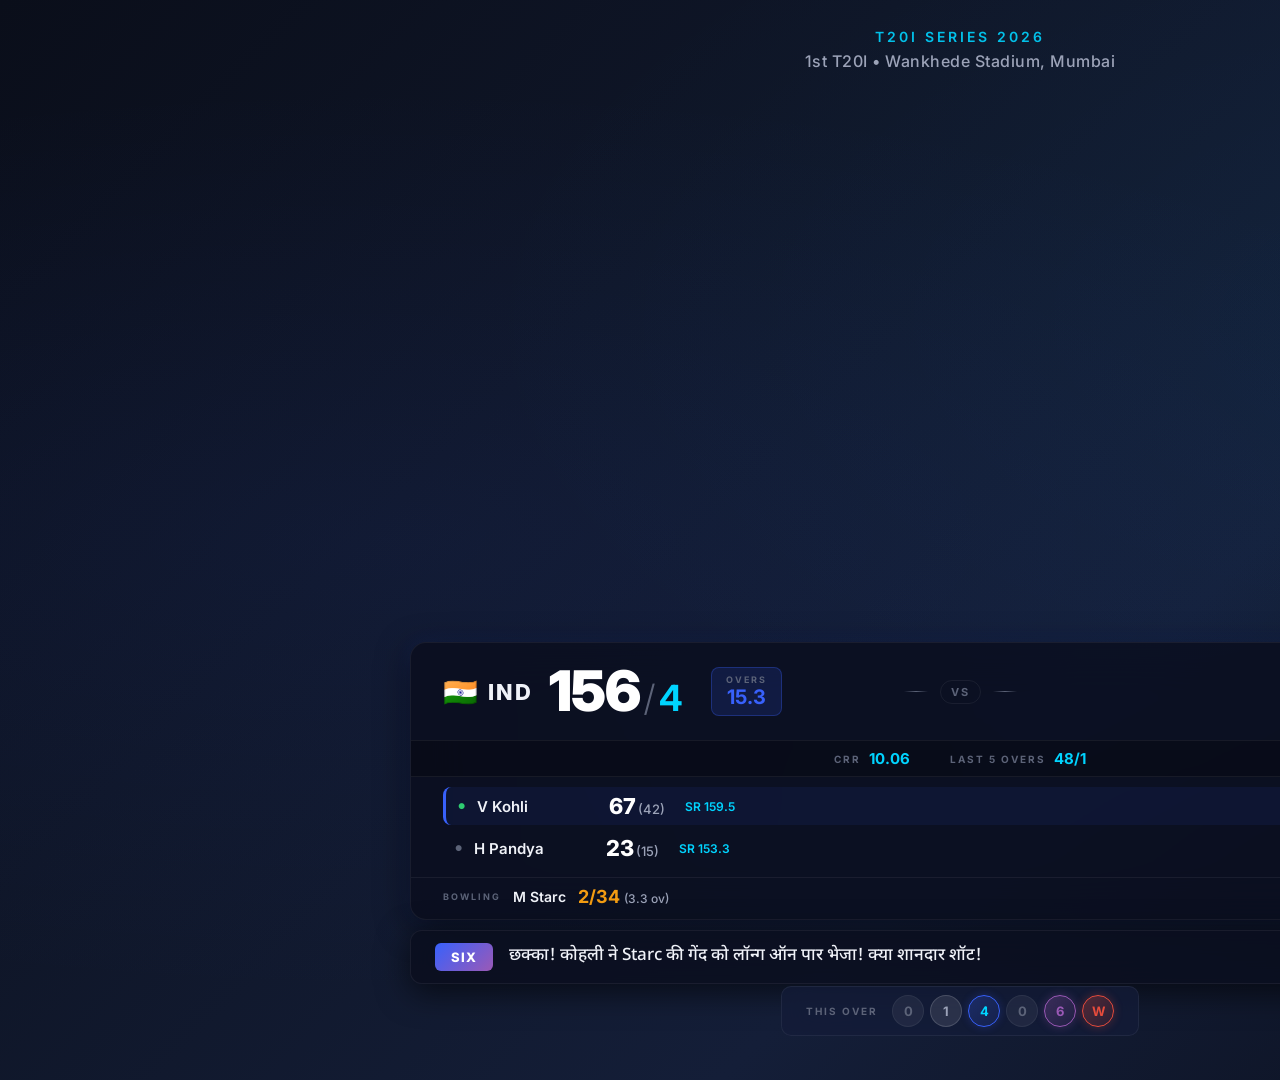
<file: templates/scorecard/index.html>
<!DOCTYPE html>
<html lang="hi">
<head>
    <meta charset="UTF-8">
    <meta name="viewport" content="width=1920, height=1080">
    <title>Cricket Scorecard</title>
    <link href="https://fonts.googleapis.com/css2?family=Inter:wght@400;500;600;700;800;900&family=Noto+Sans+Devanagari:wght@400;500;600;700;800&display=swap" rel="stylesheet">
    <link rel="stylesheet" href="styles.css">
</head>
<body>
    <div class="broadcast-container" id="broadcast">
        <!-- Full-screen background with gradient overlay -->
        <div class="bg-overlay"></div>

        <!-- ============================================ -->
        <!-- TOP BAR — Match Info + Series -->
        <!-- ============================================ -->
        <div class="top-bar">
            <div class="series-name" id="series-name">T20I Series 2026</div>
            <div class="match-title" id="match-title">1st T20I • Wankhede Stadium, Mumbai</div>
        </div>

        <!-- ============================================ -->
        <!-- MAIN SCORECARD — Bottom third overlay -->
        <!-- ============================================ -->
        <div class="scorecard-wrapper">
            <!-- Team Score Section -->
            <div class="score-panel">
                <!-- Batting Team -->
                <div class="team-section batting">
                    <div class="team-badge">
                        <div class="team-flag" id="batting-flag">🇮🇳</div>
                        <span class="team-name" id="batting-team">IND</span>
                    </div>
                    <div class="score-block">
                        <span class="score-runs" id="total-runs">156</span>
                        <span class="score-separator">/</span>
                        <span class="score-wickets" id="total-wickets">4</span>
                    </div>
                    <div class="overs-block">
                        <span class="overs-label">OVERS</span>
                        <span class="overs-value" id="total-overs">15.3</span>
                    </div>
                </div>

                <!-- Divider -->
                <div class="score-divider">
                    <div class="divider-line"></div>
                    <div class="vs-badge">VS</div>
                    <div class="divider-line"></div>
                </div>

                <!-- Bowling Team -->
                <div class="team-section bowling">
                    <div class="team-badge">
                        <div class="team-flag" id="bowling-flag">🇦🇺</div>
                        <span class="team-name" id="bowling-team">AUS</span>
                    </div>
                    <div class="target-block" id="target-block" style="display: none;">
                        <span class="target-label">TARGET</span>
                        <span class="target-value" id="target-value">186</span>
                    </div>
                </div>
            </div>

            <!-- Run Rate Bar -->
            <div class="rate-bar">
                <div class="rate-item">
                    <span class="rate-label">CRR</span>
                    <span class="rate-value" id="current-rr">10.06</span>
                </div>
                <div class="rate-item" id="req-rate-block" style="display: none;">
                    <span class="rate-label">REQ</span>
                    <span class="rate-value" id="required-rr">12.50</span>
                </div>
                <div class="rate-item">
                    <span class="rate-label">LAST 5 OVERS</span>
                    <span class="rate-value" id="last-five">48/1</span>
                </div>
            </div>

            <!-- Batsmen Info -->
            <div class="batsmen-panel">
                <div class="batsman-row striker" id="batsman-1-row">
                    <div class="batsman-indicator">●</div>
                    <span class="batsman-name" id="batsman-1-name">V Kohli</span>
                    <div class="batsman-stats">
                        <span class="batsman-runs" id="batsman-1-runs">67</span>
                        <span class="batsman-balls"  id="batsman-1-balls">(42)</span>
                    </div>
                    <div class="batsman-sr" id="batsman-1-sr">SR 159.5</div>
                    <div class="batsman-details">
                        <span class="detail-item" id="batsman-1-fours">4s: 6</span>
                        <span class="detail-item" id="batsman-1-sixes">6s: 3</span>
                    </div>
                </div>
                <div class="batsman-row" id="batsman-2-row">
                    <div class="batsman-indicator dim">●</div>
                    <span class="batsman-name" id="batsman-2-name">H Pandya</span>
                    <div class="batsman-stats">
                        <span class="batsman-runs" id="batsman-2-runs">23</span>
                        <span class="batsman-balls" id="batsman-2-balls">(15)</span>
                    </div>
                    <div class="batsman-sr" id="batsman-2-sr">SR 153.3</div>
                    <div class="batsman-details">
                        <span class="detail-item" id="batsman-2-fours">4s: 2</span>
                        <span class="detail-item" id="batsman-2-sixes">6s: 1</span>
                    </div>
                </div>
            </div>

            <!-- Bowler Info -->
            <div class="bowler-panel">
                <div class="bowler-row">
                    <span class="bowler-label">BOWLING</span>
                    <span class="bowler-name" id="bowler-name">M Starc</span>
                    <div class="bowler-figures">
                        <span class="bowler-stat" id="bowler-figures">2/34</span>
                        <span class="bowler-overs" id="bowler-overs">(3.3 ov)</span>
                    </div>
                    <span class="bowler-econ" id="bowler-econ">ECON 9.71</span>
                </div>
            </div>
        </div>

        <!-- ============================================ -->
        <!-- COMMENTARY TICKER — Bottom strip -->
        <!-- ============================================ -->
        <div class="commentary-ticker">
            <div class="ticker-ball-indicator" id="ticker-event">SIX</div>
            <div class="ticker-text" id="ticker-commentary">
                छक्का! कोहली ने Starc की गेंद को लॉन्ग ऑन पार भेजा! क्या शानदार शॉट!
            </div>
        </div>

        <!-- ============================================ -->
        <!-- THIS OVER — Ball-by-ball strip -->
        <!-- ============================================ -->
        <div class="over-strip">
            <span class="over-label">THIS OVER</span>
            <div class="ball-indicators" id="ball-indicators">
                <span class="ball dot">0</span>
                <span class="ball single">1</span>
                <span class="ball boundary">4</span>
                <span class="ball dot">0</span>
                <span class="ball six">6</span>
                <span class="ball wicket">W</span>
            </div>
        </div>

        <!-- ============================================ -->
        <!-- PARTNERSHIP — Small info block -->
        <!-- ============================================ -->
        <div class="partnership-block">
            <span class="partnership-label">PARTNERSHIP</span>
            <span class="partnership-value" id="partnership">52 (31)</span>
        </div>

        <!-- Branding watermark -->
        <div class="watermark">
            <span class="watermark-text">🏏 CRICKET COMMENTARY LIVE</span>
        </div>
    </div>
</body>
</html>
</file>
<file: templates/scorecard/styles.css>
/* ============================================================
   Cricket Scorecard — Broadcast Overlay Styles
   1920×1080 full-screen overlay with glassmorphism design.
   Designed to look premium on YouTube Live streams.
   ============================================================ */

/* --- Reset & Base --- */
*, *::before, *::after {
    margin: 0;
    padding: 0;
    box-sizing: border-box;
}

:root {
    /* --- Color Palette --- */
    --bg-primary: #0a0e1a;
    --bg-glass: rgba(10, 14, 30, 0.82);
    --bg-glass-light: rgba(20, 28, 58, 0.72);
    --bg-accent: rgba(56, 97, 251, 0.15);

    --text-primary: #f0f2f8;
    --text-secondary: #9ca3b8;
    --text-dim: #5c6378;
    --text-score: #ffffff;

    --accent-blue: #3861fb;
    --accent-cyan: #00d4ff;
    --accent-green: #2ecc71;
    --accent-red: #e74c3c;
    --accent-orange: #f39c12;
    --accent-purple: #9b59b6;
    --accent-gold: #ffd700;

    --border-subtle: rgba(255, 255, 255, 0.06);
    --border-glow: rgba(56, 97, 251, 0.3);

    --shadow-deep: 0 8px 32px rgba(0, 0, 0, 0.6);
    --shadow-glow: 0 0 20px rgba(56, 97, 251, 0.15);

    /* --- Typography --- */
    --font-primary: 'Inter', 'Noto Sans Devanagari', sans-serif;
    --font-hindi: 'Noto Sans Devanagari', 'Inter', sans-serif;
}

body {
    font-family: var(--font-primary);
    background: var(--bg-primary);
    color: var(--text-primary);
    width: 1920px;
    height: 1080px;
    overflow: hidden;
    -webkit-font-smoothing: antialiased;
}

/* --- Broadcast Container --- */
.broadcast-container {
    position: relative;
    width: 1920px;
    height: 1080px;
    background: linear-gradient(
        135deg,
        #0a0e1a 0%,
        #0f1628 30%,
        #141e38 60%,
        #0a0e1a 100%
    );
}

.bg-overlay {
    position: absolute;
    inset: 0;
    background:
        radial-gradient(ellipse at 20% 50%, rgba(56, 97, 251, 0.06) 0%, transparent 60%),
        radial-gradient(ellipse at 80% 30%, rgba(0, 212, 255, 0.04) 0%, transparent 50%);
    pointer-events: none;
}

/* ============================================================
   TOP BAR — Series & Match Info
   ============================================================ */
.top-bar {
    position: absolute;
    top: 28px;
    left: 50%;
    transform: translateX(-50%);
    display: flex;
    flex-direction: column;
    align-items: center;
    gap: 6px;
    z-index: 10;
}

.series-name {
    font-size: 14px;
    font-weight: 600;
    letter-spacing: 3px;
    text-transform: uppercase;
    color: var(--accent-cyan);
    opacity: 0.9;
}

.match-title {
    font-size: 16px;
    font-weight: 500;
    color: var(--text-secondary);
    letter-spacing: 0.5px;
}

/* ============================================================
   MAIN SCORECARD — Bottom-third overlay
   ============================================================ */
.scorecard-wrapper {
    position: absolute;
    bottom: 160px;
    left: 50%;
    transform: translateX(-50%);
    width: 1100px;
    background: var(--bg-glass);
    backdrop-filter: blur(24px);
    -webkit-backdrop-filter: blur(24px);
    border: 1px solid var(--border-subtle);
    border-radius: 16px;
    box-shadow: var(--shadow-deep), var(--shadow-glow);
    overflow: hidden;
    z-index: 20;
}

/* --- Score Panel --- */
.score-panel {
    display: flex;
    align-items: center;
    justify-content: center;
    padding: 20px 32px;
    gap: 28px;
}

.team-section {
    display: flex;
    align-items: center;
    gap: 16px;
}

.team-section.batting {
    flex: 1;
    justify-content: flex-start;
}

.team-section.bowling {
    flex: 1;
    justify-content: flex-end;
}

.team-badge {
    display: flex;
    align-items: center;
    gap: 10px;
}

.team-flag {
    font-size: 28px;
    line-height: 1;
}

.team-name {
    font-size: 22px;
    font-weight: 800;
    letter-spacing: 2px;
    text-transform: uppercase;
    color: var(--text-primary);
}

.score-block {
    display: flex;
    align-items: baseline;
    gap: 2px;
}

.score-runs {
    font-size: 56px;
    font-weight: 900;
    color: var(--text-score);
    line-height: 1;
    letter-spacing: -1px;
}

.score-separator {
    font-size: 36px;
    font-weight: 300;
    color: var(--text-dim);
    margin: 0 2px;
}

.score-wickets {
    font-size: 36px;
    font-weight: 700;
    color: var(--accent-cyan);
}

.overs-block {
    display: flex;
    flex-direction: column;
    align-items: center;
    margin-left: 12px;
    padding: 6px 14px;
    background: var(--bg-accent);
    border-radius: 8px;
    border: 1px solid var(--border-glow);
}

.overs-label {
    font-size: 9px;
    font-weight: 700;
    letter-spacing: 2px;
    text-transform: uppercase;
    color: var(--text-dim);
}

.overs-value {
    font-size: 20px;
    font-weight: 700;
    color: var(--accent-blue);
}

/* --- Divider --- */
.score-divider {
    display: flex;
    align-items: center;
    gap: 12px;
}

.divider-line {
    width: 24px;
    height: 1px;
    background: linear-gradient(90deg, transparent, var(--text-dim), transparent);
}

.vs-badge {
    font-size: 11px;
    font-weight: 700;
    color: var(--text-dim);
    letter-spacing: 2px;
    padding: 4px 10px;
    border: 1px solid var(--border-subtle);
    border-radius: 20px;
}

/* --- Target --- */
.target-block {
    display: flex;
    flex-direction: column;
    align-items: center;
    padding: 6px 14px;
    background: rgba(231, 76, 60, 0.12);
    border: 1px solid rgba(231, 76, 60, 0.25);
    border-radius: 8px;
}

.target-label {
    font-size: 9px;
    font-weight: 700;
    letter-spacing: 2px;
    text-transform: uppercase;
    color: var(--accent-red);
}

.target-value {
    font-size: 20px;
    font-weight: 700;
    color: var(--accent-red);
}

/* --- Run Rate Bar --- */
.rate-bar {
    display: flex;
    align-items: center;
    justify-content: center;
    gap: 40px;
    padding: 8px 32px;
    background: rgba(0, 0, 0, 0.25);
    border-top: 1px solid var(--border-subtle);
    border-bottom: 1px solid var(--border-subtle);
}

.rate-item {
    display: flex;
    align-items: center;
    gap: 8px;
}

.rate-label {
    font-size: 10px;
    font-weight: 700;
    letter-spacing: 2px;
    text-transform: uppercase;
    color: var(--text-dim);
}

.rate-value {
    font-size: 15px;
    font-weight: 700;
    color: var(--accent-cyan);
}

/* --- Batsmen Panel --- */
.batsmen-panel {
    padding: 10px 32px;
    display: flex;
    flex-direction: column;
    gap: 4px;
}

.batsman-row {
    display: flex;
    align-items: center;
    gap: 12px;
    padding: 6px 12px;
    border-radius: 8px;
    transition: background 0.3s ease;
}

.batsman-row.striker {
    background: rgba(56, 97, 251, 0.08);
    border-left: 3px solid var(--accent-blue);
}

.batsman-indicator {
    font-size: 8px;
    color: var(--accent-green);
}

.batsman-indicator.dim {
    color: var(--text-dim);
}

.batsman-name {
    font-size: 15px;
    font-weight: 600;
    color: var(--text-primary);
    min-width: 120px;
}

.batsman-stats {
    display: flex;
    align-items: baseline;
    gap: 2px;
}

.batsman-runs {
    font-size: 22px;
    font-weight: 800;
    color: var(--text-score);
}

.batsman-balls {
    font-size: 13px;
    font-weight: 500;
    color: var(--text-secondary);
}

.batsman-sr {
    font-size: 12px;
    font-weight: 600;
    color: var(--accent-cyan);
    margin-left: 8px;
}

.batsman-details {
    display: flex;
    gap: 12px;
    margin-left: auto;
}

.detail-item {
    font-size: 12px;
    font-weight: 500;
    color: var(--text-secondary);
}

/* --- Bowler Panel --- */
.bowler-panel {
    padding: 8px 32px 12px;
    border-top: 1px solid var(--border-subtle);
}

.bowler-row {
    display: flex;
    align-items: center;
    gap: 12px;
}

.bowler-label {
    font-size: 9px;
    font-weight: 700;
    letter-spacing: 2px;
    text-transform: uppercase;
    color: var(--text-dim);
}

.bowler-name {
    font-size: 14px;
    font-weight: 600;
    color: var(--text-primary);
}

.bowler-figures {
    display: flex;
    align-items: baseline;
    gap: 4px;
}

.bowler-stat {
    font-size: 18px;
    font-weight: 700;
    color: var(--accent-orange);
}

.bowler-overs {
    font-size: 12px;
    font-weight: 500;
    color: var(--text-secondary);
}

.bowler-econ {
    font-size: 12px;
    font-weight: 600;
    color: var(--text-secondary);
    margin-left: auto;
}

/* ============================================================
   COMMENTARY TICKER — Bottom strip
   ============================================================ */
.commentary-ticker {
    position: absolute;
    bottom: 96px;
    left: 50%;
    transform: translateX(-50%);
    width: 1100px;
    display: flex;
    align-items: center;
    gap: 16px;
    padding: 12px 24px;
    background: var(--bg-glass);
    backdrop-filter: blur(20px);
    -webkit-backdrop-filter: blur(20px);
    border: 1px solid var(--border-subtle);
    border-radius: 12px;
    box-shadow: var(--shadow-deep);
    z-index: 20;
}

.ticker-ball-indicator {
    flex-shrink: 0;
    padding: 6px 16px;
    border-radius: 6px;
    font-size: 13px;
    font-weight: 800;
    letter-spacing: 1px;
    text-transform: uppercase;
    background: linear-gradient(135deg, var(--accent-blue), var(--accent-purple));
    color: white;
}

.ticker-text {
    font-family: var(--font-hindi);
    font-size: 17px;
    font-weight: 500;
    color: var(--text-primary);
    line-height: 1.5;
    overflow: hidden;
    text-overflow: ellipsis;
    white-space: nowrap;
}

/* ============================================================
   THIS OVER — Ball-by-ball strip
   ============================================================ */
.over-strip {
    position: absolute;
    bottom: 44px;
    left: 50%;
    transform: translateX(-50%);
    display: flex;
    align-items: center;
    gap: 14px;
    padding: 8px 24px;
    background: var(--bg-glass-light);
    backdrop-filter: blur(16px);
    -webkit-backdrop-filter: blur(16px);
    border: 1px solid var(--border-subtle);
    border-radius: 10px;
    z-index: 20;
}

.over-label {
    font-size: 10px;
    font-weight: 700;
    letter-spacing: 2px;
    text-transform: uppercase;
    color: var(--text-dim);
    white-space: nowrap;
}

.ball-indicators {
    display: flex;
    gap: 6px;
}

.ball {
    width: 32px;
    height: 32px;
    display: flex;
    align-items: center;
    justify-content: center;
    border-radius: 50%;
    font-size: 13px;
    font-weight: 700;
    border: 1.5px solid transparent;
}

.ball.dot {
    background: rgba(255, 255, 255, 0.06);
    color: var(--text-dim);
    border-color: var(--border-subtle);
}

.ball.single {
    background: rgba(255, 255, 255, 0.1);
    color: var(--text-secondary);
    border-color: rgba(255, 255, 255, 0.15);
}

.ball.boundary {
    background: linear-gradient(135deg, rgba(56, 97, 251, 0.25), rgba(56, 97, 251, 0.1));
    color: var(--accent-cyan);
    border-color: var(--accent-blue);
    box-shadow: 0 0 8px rgba(56, 97, 251, 0.25);
}

.ball.six {
    background: linear-gradient(135deg, rgba(155, 89, 182, 0.3), rgba(155, 89, 182, 0.1));
    color: var(--accent-purple);
    border-color: var(--accent-purple);
    box-shadow: 0 0 10px rgba(155, 89, 182, 0.3);
}

.ball.wicket {
    background: linear-gradient(135deg, rgba(231, 76, 60, 0.3), rgba(231, 76, 60, 0.1));
    color: var(--accent-red);
    border-color: var(--accent-red);
    box-shadow: 0 0 10px rgba(231, 76, 60, 0.3);
}

.ball.wide,
.ball.noball {
    background: rgba(243, 156, 18, 0.15);
    color: var(--accent-orange);
    border-color: rgba(243, 156, 18, 0.3);
}

/* ============================================================
   PARTNERSHIP BLOCK
   ============================================================ */
.partnership-block {
    position: absolute;
    top: 80px;
    right: 40px;
    display: flex;
    flex-direction: column;
    align-items: center;
    padding: 10px 18px;
    background: var(--bg-glass-light);
    backdrop-filter: blur(16px);
    -webkit-backdrop-filter: blur(16px);
    border: 1px solid var(--border-subtle);
    border-radius: 10px;
    z-index: 10;
}

.partnership-label {
    font-size: 9px;
    font-weight: 700;
    letter-spacing: 2px;
    text-transform: uppercase;
    color: var(--text-dim);
}

.partnership-value {
    font-size: 18px;
    font-weight: 700;
    color: var(--accent-green);
}

/* ============================================================
   WATERMARK / BRANDING
   ============================================================ */
.watermark {
    position: absolute;
    top: 28px;
    right: 40px;
    z-index: 10;
}

.watermark-text {
    font-size: 13px;
    font-weight: 600;
    letter-spacing: 1px;
    color: var(--text-dim);
    opacity: 0.6;
}

/* ============================================================
   EVENT-SPECIFIC TICKER COLORS
   ============================================================ */
.ticker-ball-indicator[data-event="boundary"] {
    background: linear-gradient(135deg, #3861fb, #00d4ff);
}

.ticker-ball-indicator[data-event="six"] {
    background: linear-gradient(135deg, #9b59b6, #e056a0);
}

.ticker-ball-indicator[data-event="wicket"] {
    background: linear-gradient(135deg, #e74c3c, #c0392b);
}

.ticker-ball-indicator[data-event="dot"] {
    background: rgba(255, 255, 255, 0.1);
    color: var(--text-secondary);
}

.ticker-ball-indicator[data-event="milestone"] {
    background: linear-gradient(135deg, #ffd700, #f39c12);
    color: #1a1a2e;
}
</file>
